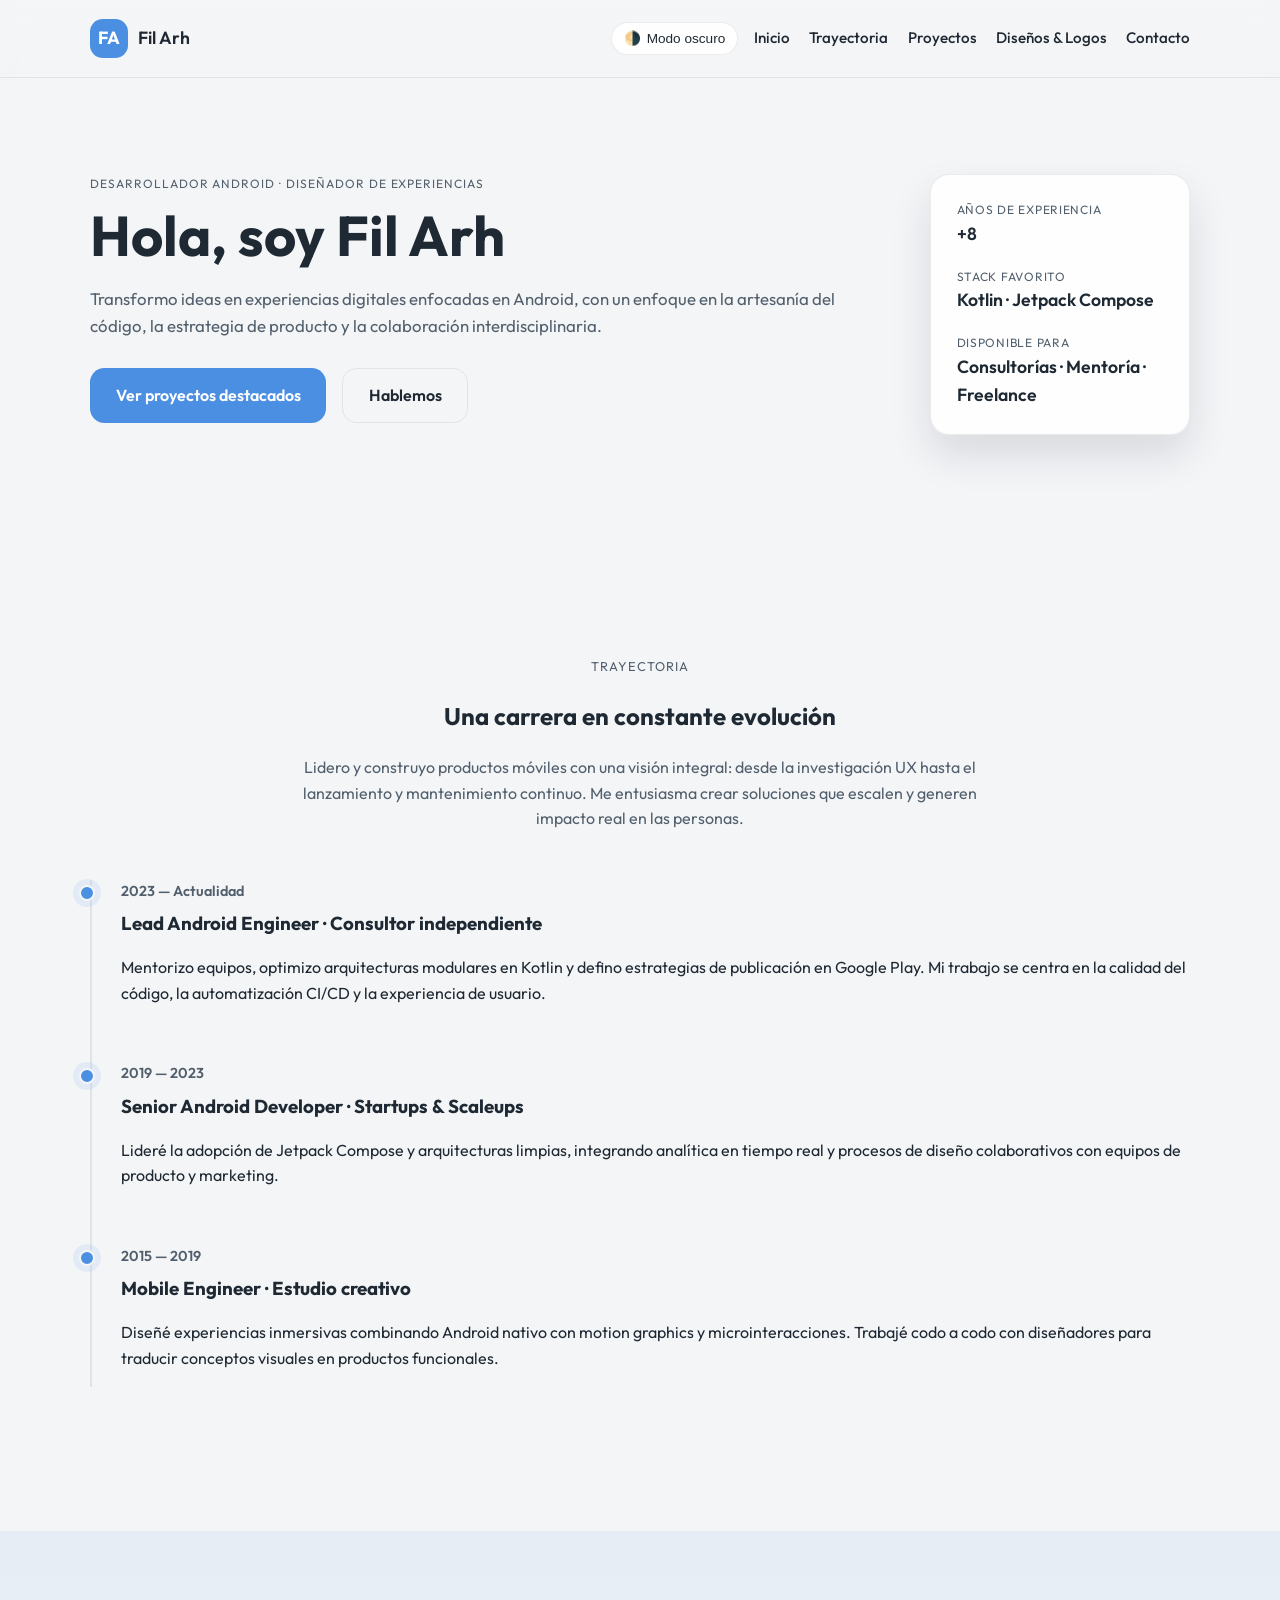
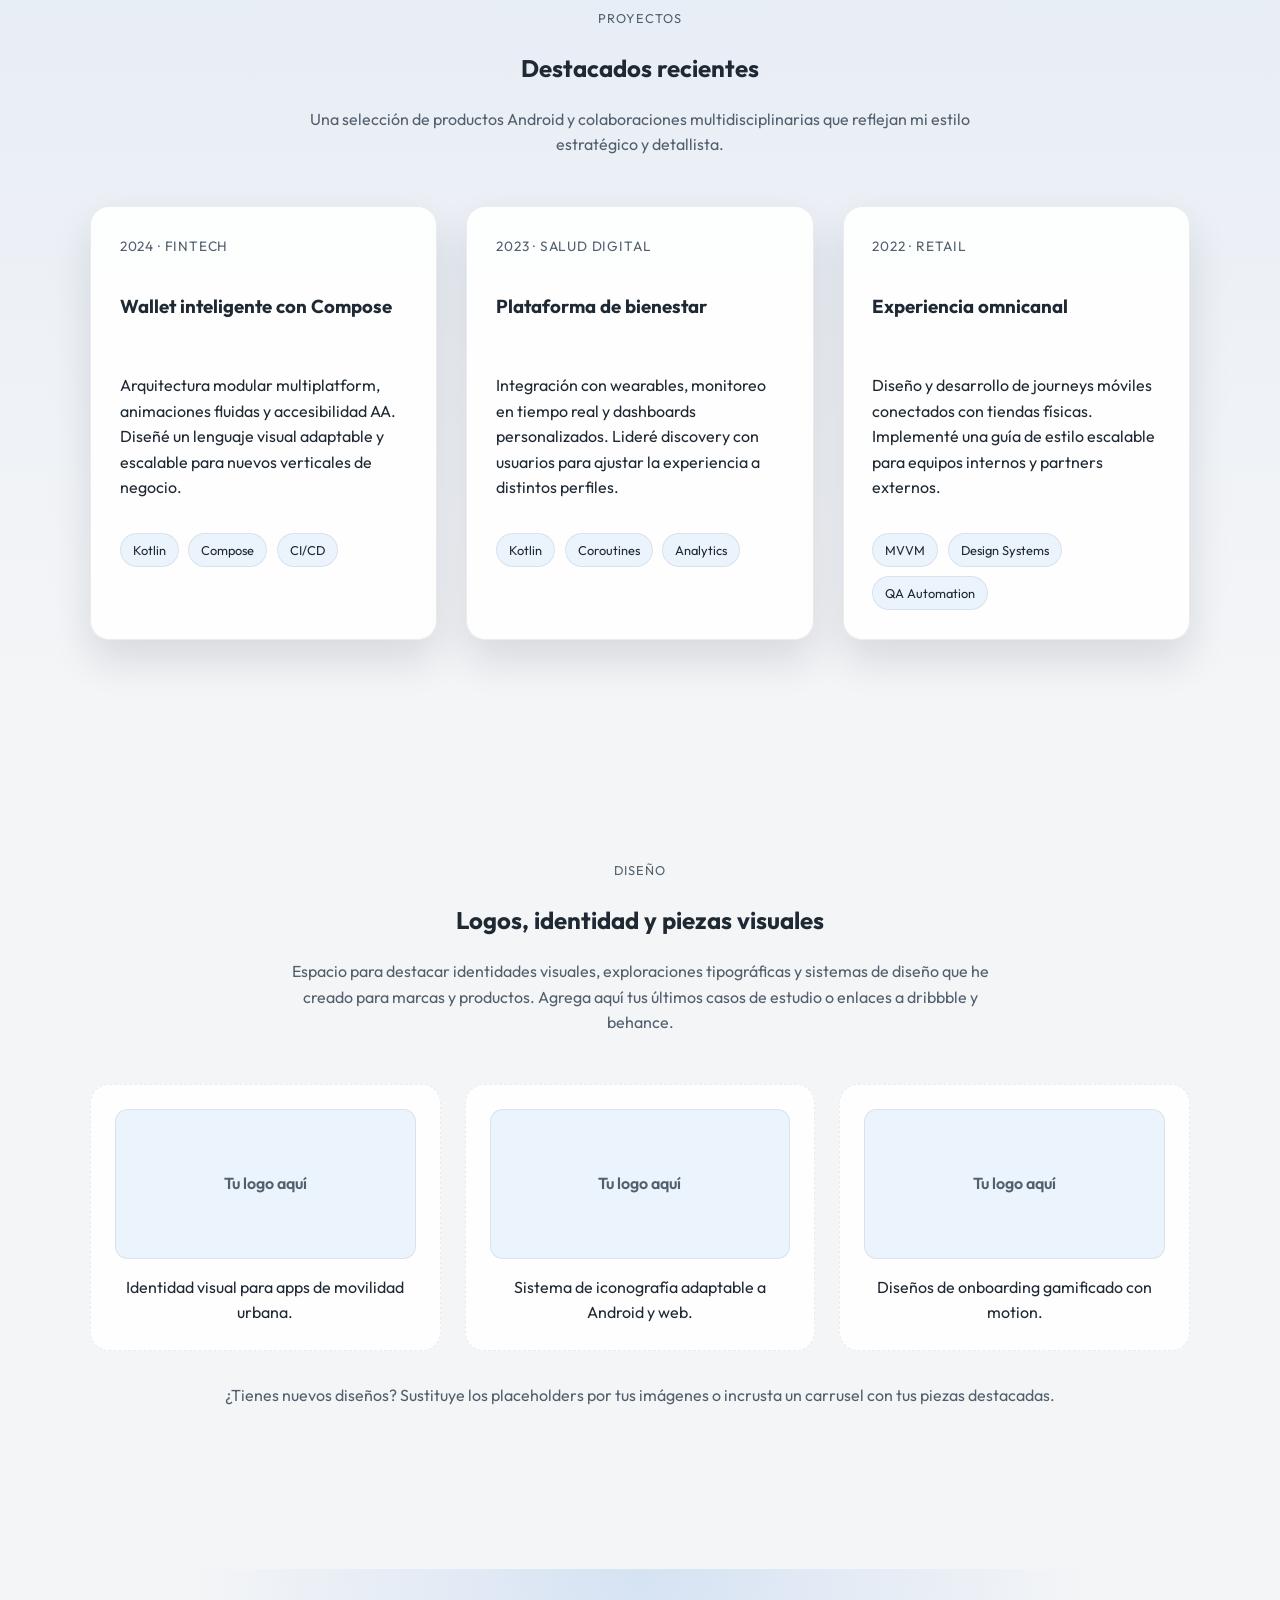
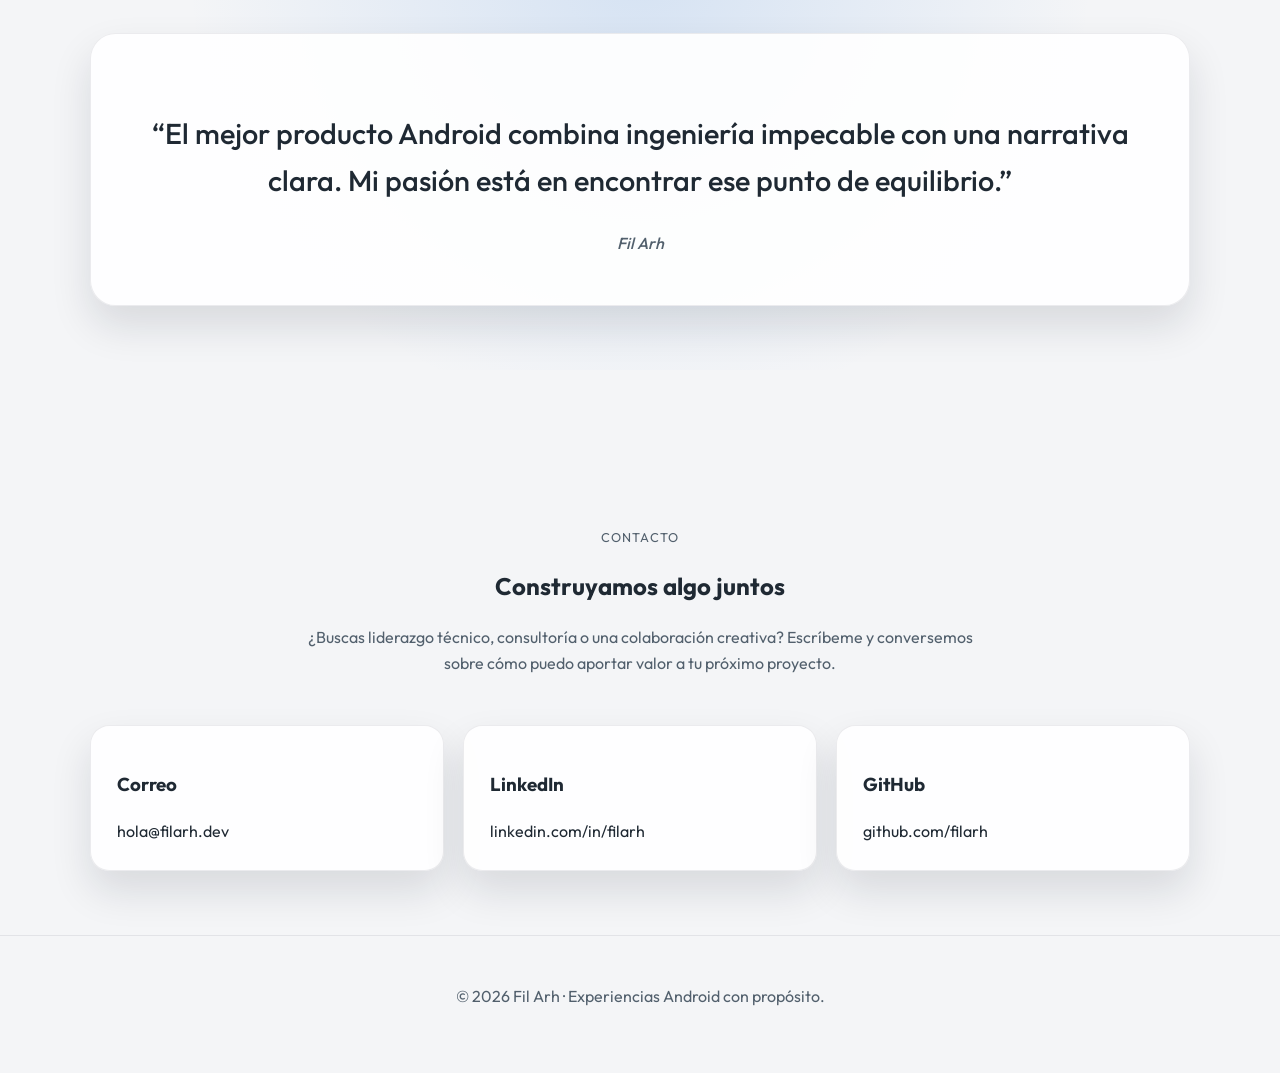
<file: index.html>
<!DOCTYPE html>
<html lang="es">
<head>
    <meta charset="UTF-8">
    <meta name="viewport" content="width=device-width, initial-scale=1.0">
    <title>Portafolio de Fil Arh</title>
    <meta name="description" content="Portafolio profesional con trayectoria, proyectos y pasión por Android de Fil Arh.">
    <link rel="preconnect" href="https://fonts.googleapis.com">
    <link rel="preconnect" href="https://fonts.gstatic.com" crossorigin>
    <link href="https://fonts.googleapis.com/css2?family=Outfit:wght@300;400;500;600;700&display=swap" rel="stylesheet">
    <link rel="stylesheet" href="styles.css">
</head>
<body>
    <header class="site-header" role="banner">
        <div class="wrapper">
            <a class="logo" href="#inicio" aria-label="Ir al inicio">
                <span class="logo__mark">FA</span>
                <span class="logo__text">Fil Arh</span>
            </a>
            <nav aria-label="Principal" class="site-nav">
                <button id="theme-toggle" class="theme-toggle" type="button" aria-live="polite" aria-label="Cambiar tema">
                    <span class="theme-toggle__icon" aria-hidden="true">🌗</span>
                    <span class="theme-toggle__label">Modo oscuro</span>
                </button>
                <ul>
                    <li><a href="#inicio">Inicio</a></li>
                    <li><a href="#trayectoria">Trayectoria</a></li>
                    <li><a href="#proyectos">Proyectos</a></li>
                    <li><a href="#disenos">Diseños &amp; Logos</a></li>
                    <li><a href="#contacto">Contacto</a></li>
                </ul>
            </nav>
        </div>
    </header>

    <main>
        <section id="inicio" class="hero" aria-labelledby="presentacion">
            <div class="wrapper hero__content">
                <div>
                    <p class="hero__eyebrow">Desarrollador Android · Diseñador de Experiencias</p>
                    <h1 id="presentacion">Hola, soy Fil Arh</h1>
                    <p class="hero__text">
                        Transformo ideas en experiencias digitales enfocadas en Android, con un enfoque en la artesanía del código,
                        la estrategia de producto y la colaboración interdisciplinaria.
                    </p>
                    <div class="hero__cta">
                        <a class="btn" href="#proyectos">Ver proyectos destacados</a>
                        <a class="btn btn--ghost" href="#contacto">Hablemos</a>
                    </div>
                </div>
                <aside class="hero__aside" aria-label="Resumen profesional">
                    <ul>
                        <li>
                            <span class="hero__aside-label">Años de experiencia</span>
                            <span class="hero__aside-value">+8</span>
                        </li>
                        <li>
                            <span class="hero__aside-label">Stack favorito</span>
                            <span class="hero__aside-value">Kotlin · Jetpack Compose</span>
                        </li>
                        <li>
                            <span class="hero__aside-label">Disponible para</span>
                            <span class="hero__aside-value">Consultorías · Mentoría · Freelance</span>
                        </li>
                    </ul>
                </aside>
            </div>
        </section>

        <section id="trayectoria" class="section" aria-labelledby="trayectoria-titulo">
            <div class="wrapper">
                <header class="section__header">
                    <p class="section__eyebrow">Trayectoria</p>
                    <h2 id="trayectoria-titulo">Una carrera en constante evolución</h2>
                    <p class="section__intro">
                        Lidero y construyo productos móviles con una visión integral: desde la investigación UX hasta el lanzamiento y
                        mantenimiento continuo. Me entusiasma crear soluciones que escalen y generen impacto real en las personas.
                    </p>
                </header>
                <ol class="timeline" aria-label="Hitos profesionales">
                    <li class="timeline__item">
                        <div class="timeline__year">2023 — Actualidad</div>
                        <div class="timeline__content">
                            <h3>Lead Android Engineer · Consultor independiente</h3>
                            <p>
                                Mentorizo equipos, optimizo arquitecturas modulares en Kotlin y defino estrategias de publicación en
                                Google Play. Mi trabajo se centra en la calidad del código, la automatización CI/CD y la experiencia de usuario.
                            </p>
                        </div>
                    </li>
                    <li class="timeline__item">
                        <div class="timeline__year">2019 — 2023</div>
                        <div class="timeline__content">
                            <h3>Senior Android Developer · Startups &amp; Scaleups</h3>
                            <p>
                                Lideré la adopción de Jetpack Compose y arquitecturas limpias, integrando analítica en tiempo real y
                                procesos de diseño colaborativos con equipos de producto y marketing.
                            </p>
                        </div>
                    </li>
                    <li class="timeline__item">
                        <div class="timeline__year">2015 — 2019</div>
                        <div class="timeline__content">
                            <h3>Mobile Engineer · Estudio creativo</h3>
                            <p>
                                Diseñé experiencias inmersivas combinando Android nativo con motion graphics y microinteracciones. Trabajé
                                codo a codo con diseñadores para traducir conceptos visuales en productos funcionales.
                            </p>
                        </div>
                    </li>
                </ol>
            </div>
        </section>

        <section id="proyectos" class="section section--alt" aria-labelledby="proyectos-titulo">
            <div class="wrapper">
                <header class="section__header">
                    <p class="section__eyebrow">Proyectos</p>
                    <h2 id="proyectos-titulo">Destacados recientes</h2>
                    <p class="section__intro">
                        Una selección de productos Android y colaboraciones multidisciplinarias que reflejan mi estilo estratégico y detallista.
                    </p>
                </header>
                <div class="projects-grid" role="list">
                    <article class="project-card" role="listitem">
                        <div class="project-card__meta">2024 · Fintech</div>
                        <h3>Wallet inteligente con Compose</h3>
                        <p>
                            Arquitectura modular multiplatform, animaciones fluidas y accesibilidad AA. Diseñé un lenguaje visual adaptable
                            y escalable para nuevos verticales de negocio.
                        </p>
                        <ul class="project-card__tags">
                            <li>Kotlin</li>
                            <li>Compose</li>
                            <li>CI/CD</li>
                        </ul>
                    </article>
                    <article class="project-card" role="listitem">
                        <div class="project-card__meta">2023 · Salud digital</div>
                        <h3>Plataforma de bienestar</h3>
                        <p>
                            Integración con wearables, monitoreo en tiempo real y dashboards personalizados. Lideré discovery con usuarios
                            para ajustar la experiencia a distintos perfiles.
                        </p>
                        <ul class="project-card__tags">
                            <li>Kotlin</li>
                            <li>Coroutines</li>
                            <li>Analytics</li>
                        </ul>
                    </article>
                    <article class="project-card" role="listitem">
                        <div class="project-card__meta">2022 · Retail</div>
                        <h3>Experiencia omnicanal</h3>
                        <p>
                            Diseño y desarrollo de journeys móviles conectados con tiendas físicas. Implementé una guía de estilo escalable
                            para equipos internos y partners externos.
                        </p>
                        <ul class="project-card__tags">
                            <li>MVVM</li>
                            <li>Design Systems</li>
                            <li>QA Automation</li>
                        </ul>
                    </article>
                </div>
            </div>
        </section>

        <section id="disenos" class="section" aria-labelledby="disenos-titulo">
            <div class="wrapper">
                <header class="section__header">
                    <p class="section__eyebrow">Diseño</p>
                    <h2 id="disenos-titulo">Logos, identidad y piezas visuales</h2>
                    <p class="section__intro">
                        Espacio para destacar identidades visuales, exploraciones tipográficas y sistemas de diseño que he creado para marcas
                        y productos. Agrega aquí tus últimos casos de estudio o enlaces a dribbble y behance.
                    </p>
                </header>
                <div class="design-gallery" role="list">
                    <figure class="design-card" role="listitem">
                        <div class="design-card__placeholder" aria-hidden="true">Tu logo aquí</div>
                        <figcaption>Identidad visual para apps de movilidad urbana.</figcaption>
                    </figure>
                    <figure class="design-card" role="listitem">
                        <div class="design-card__placeholder" aria-hidden="true">Tu logo aquí</div>
                        <figcaption>Sistema de iconografía adaptable a Android y web.</figcaption>
                    </figure>
                    <figure class="design-card" role="listitem">
                        <div class="design-card__placeholder" aria-hidden="true">Tu logo aquí</div>
                        <figcaption>Diseños de onboarding gamificado con motion.</figcaption>
                    </figure>
                </div>
                <p class="design-gallery__note">
                    ¿Tienes nuevos diseños? Sustituye los placeholders por tus imágenes o incrusta un carrusel con tus piezas destacadas.
                </p>
            </div>
        </section>

        <section class="section section--quote" aria-labelledby="manifiesto-titulo">
            <div class="wrapper">
                <blockquote>
                    <p id="manifiesto-titulo">
                        “El mejor producto Android combina ingeniería impecable con una narrativa clara. Mi pasión está en encontrar ese punto de equilibrio.”
                    </p>
                    <cite>Fil Arh</cite>
                </blockquote>
            </div>
        </section>

        <section id="contacto" class="section" aria-labelledby="contacto-titulo">
            <div class="wrapper">
                <header class="section__header">
                    <p class="section__eyebrow">Contacto</p>
                    <h2 id="contacto-titulo">Construyamos algo juntos</h2>
                    <p class="section__intro">
                        ¿Buscas liderazgo técnico, consultoría o una colaboración creativa? Escríbeme y conversemos sobre cómo puedo aportar valor a tu próximo proyecto.
                    </p>
                </header>
                <div class="contact-grid">
                    <div class="contact-card">
                        <h3>Correo</h3>
                        <a href="mailto:hola@filarh.dev">hola@filarh.dev</a>
                    </div>
                    <div class="contact-card">
                        <h3>LinkedIn</h3>
                        <a href="https://www.linkedin.com/in/filarh" target="_blank" rel="noreferrer noopener">linkedin.com/in/filarh</a>
                    </div>
                    <div class="contact-card">
                        <h3>GitHub</h3>
                        <a href="https://github.com/filarh" target="_blank" rel="noreferrer noopener">github.com/filarh</a>
                    </div>
                </div>
            </div>
        </section>
    </main>

    <footer class="site-footer" role="contentinfo">
        <div class="wrapper">
            <p>© <span id="current-year"></span> Fil Arh · Experiencias Android con propósito.</p>
        </div>
    </footer>

    <script src="script.js" type="module"></script>
</body>
</html>
</file>
<file: styles.css>
:root {
    --font-base: 'Outfit', system-ui, -apple-system, BlinkMacSystemFont, 'Segoe UI', sans-serif;
    --color-bg: #f4f5f7;
    --color-surface: rgba(255, 255, 255, 0.9);
    --color-text: #1f2933;
    --color-muted: #52606d;
    --color-accent: #4b8fe2;
    --color-accent-soft: rgba(75, 143, 226, 0.1);
    --color-border: rgba(15, 23, 42, 0.08);
    --shadow-elevated: 0 20px 40px rgba(15, 23, 42, 0.12);
}

[data-theme="dark"] {
    --color-bg: #0f172a;
    --color-surface: rgba(15, 23, 42, 0.9);
    --color-text: #e2e8f0;
    --color-muted: #94a3b8;
    --color-accent: #7aa9ff;
    --color-accent-soft: rgba(122, 169, 255, 0.08);
    --color-border: rgba(148, 163, 184, 0.12);
    --shadow-elevated: 0 24px 50px rgba(8, 47, 73, 0.4);
}

*, *::before, *::after {
    box-sizing: border-box;
}

html {
    scroll-behavior: smooth;
}

body {
    margin: 0;
    font-family: var(--font-base);
    color: var(--color-text);
    background-color: var(--color-bg);
    line-height: 1.6;
}

a {
    color: inherit;
    text-decoration: none;
}

a:hover, a:focus {
    text-decoration: underline;
}

.wrapper {
    width: min(1100px, 92vw);
    margin: 0 auto;
}

.site-header {
    position: sticky;
    top: 0;
    z-index: 10;
    background: linear-gradient(to bottom, var(--color-bg), rgba(255, 255, 255, 0));
    backdrop-filter: blur(12px);
    border-bottom: 1px solid var(--color-border);
}

.site-header .wrapper {
    display: flex;
    align-items: center;
    justify-content: space-between;
    padding: 1.2rem 0;
    gap: 1.5rem;
}

.logo {
    display: inline-flex;
    align-items: center;
    gap: 0.6rem;
    font-weight: 600;
    font-size: 1.1rem;
}

.logo__mark {
    width: 2.4rem;
    height: 2.4rem;
    display: grid;
    place-items: center;
    border-radius: 0.8rem;
    background: var(--color-accent);
    color: white;
    font-weight: 700;
}

.site-nav {
    display: flex;
    align-items: center;
    gap: 1rem;
}

.site-nav ul {
    display: flex;
    gap: 1.2rem;
    list-style: none;
    padding: 0;
    margin: 0;
    font-size: 0.95rem;
    font-weight: 500;
}

.site-nav a {
    padding: 0.25rem 0;
    border-bottom: 2px solid transparent;
    transition: border-color 0.2s ease;
}

.site-nav a:hover,
.site-nav a:focus {
    border-color: var(--color-accent);
}

.theme-toggle {
    display: inline-flex;
    align-items: center;
    gap: 0.35rem;
    padding: 0.45rem 0.75rem;
    border-radius: 999px;
    border: 1px solid var(--color-border);
    background: var(--color-surface);
    color: var(--color-text);
    cursor: pointer;
    font-size: 0.85rem;
    font-weight: 500;
    transition: transform 0.2s ease, box-shadow 0.2s ease;
}

.theme-toggle:hover,
.theme-toggle:focus {
    transform: translateY(-1px);
    box-shadow: 0 10px 25px rgba(15, 23, 42, 0.12);
}

main {
    display: flex;
    flex-direction: column;
    gap: 5rem;
}

.hero {
    padding: 6rem 0 4rem;
}

.hero__content {
    display: grid;
    grid-template-columns: minmax(0, 1fr) minmax(0, 260px);
    gap: 2.5rem;
    align-items: start;
}

.hero__eyebrow {
    text-transform: uppercase;
    letter-spacing: 0.08em;
    font-size: 0.75rem;
    color: var(--color-muted);
    margin: 0 0 0.75rem;
}

.hero h1 {
    margin: 0;
    font-size: clamp(2.5rem, 5vw, 3.5rem);
    line-height: 1.1;
}

.hero__text {
    margin: 1.2rem 0 1.8rem;
    font-size: 1.05rem;
    color: var(--color-muted);
}

.hero__cta {
    display: flex;
    flex-wrap: wrap;
    gap: 1rem;
}

.btn {
    display: inline-flex;
    align-items: center;
    justify-content: center;
    padding: 0.85rem 1.6rem;
    border-radius: 0.9rem;
    border: none;
    font-weight: 600;
    background: var(--color-accent);
    color: white;
    transition: transform 0.2s ease, box-shadow 0.2s ease;
}

.btn:hover,
.btn:focus {
    transform: translateY(-2px);
    box-shadow: 0 20px 30px rgba(75, 143, 226, 0.24);
    text-decoration: none;
}

.btn--ghost {
    background: transparent;
    color: var(--color-text);
    border: 1px solid var(--color-border);
}

.btn--ghost:hover,
.btn--ghost:focus {
    box-shadow: none;
    border-color: var(--color-accent);
}

.hero__aside {
    padding: 1.6rem;
    border-radius: 1.2rem;
    border: 1px solid var(--color-border);
    background: var(--color-surface);
    backdrop-filter: blur(16px);
    box-shadow: var(--shadow-elevated);
}

.hero__aside ul {
    margin: 0;
    padding: 0;
    list-style: none;
    display: grid;
    gap: 1.2rem;
}

.hero__aside-label {
    display: block;
    font-size: 0.75rem;
    text-transform: uppercase;
    letter-spacing: 0.06em;
    color: var(--color-muted);
}

.hero__aside-value {
    font-size: 1.1rem;
    font-weight: 600;
}

.section {
    padding: 4rem 0;
}

.section--alt {
    background: linear-gradient(to bottom, rgba(75, 143, 226, 0.08), rgba(75, 143, 226, 0));
}

.section__header {
    text-align: center;
    margin-bottom: 3rem;
}

.section__eyebrow {
    text-transform: uppercase;
    letter-spacing: 0.08em;
    font-size: 0.8rem;
    color: var(--color-muted);
    margin-bottom: 0.75rem;
}

.section__intro {
    width: min(700px, 100%);
    margin: 0.5rem auto 0;
    color: var(--color-muted);
}

.timeline {
    list-style: none;
    margin: 0;
    padding: 0;
    border-left: 2px solid var(--color-border);
    display: grid;
    gap: 2.5rem;
}

.timeline__item {
    position: relative;
    padding-left: 1.8rem;
}

.timeline__item::before {
    content: '';
    position: absolute;
    left: -0.8rem;
    top: 0.35rem;
    width: 1rem;
    height: 1rem;
    border-radius: 999px;
    border: 2px solid var(--color-bg);
    background: var(--color-accent);
    box-shadow: 0 0 0 6px var(--color-accent-soft);
}

.timeline__year {
    font-size: 0.9rem;
    font-weight: 600;
    color: var(--color-muted);
    margin-bottom: 0.4rem;
}

.timeline__content h3 {
    margin: 0 0 0.6rem;
}

.projects-grid {
    display: grid;
    gap: 1.8rem;
    grid-template-columns: repeat(auto-fit, minmax(250px, 1fr));
}

.project-card {
    padding: 1.8rem;
    border-radius: 1.2rem;
    border: 1px solid var(--color-border);
    background: var(--color-surface);
    box-shadow: var(--shadow-elevated);
    display: flex;
    flex-direction: column;
    gap: 1rem;
}

.project-card__meta {
    font-size: 0.85rem;
    text-transform: uppercase;
    letter-spacing: 0.06em;
    color: var(--color-muted);
}

.project-card__tags {
    display: flex;
    flex-wrap: wrap;
    gap: 0.6rem;
    list-style: none;
    padding: 0;
    margin: 0;
}

.project-card__tags li {
    padding: 0.35rem 0.75rem;
    border-radius: 999px;
    border: 1px solid var(--color-border);
    font-size: 0.8rem;
    background: var(--color-accent-soft);
}

.design-gallery {
    display: grid;
    gap: 1.5rem;
    grid-template-columns: repeat(auto-fit, minmax(220px, 1fr));
}

.design-card {
    margin: 0;
    padding: 1.5rem;
    border-radius: 1.2rem;
    border: 1px dashed var(--color-border);
    background: var(--color-surface);
    text-align: center;
    display: grid;
    gap: 1rem;
}

.design-card__placeholder {
    display: grid;
    place-items: center;
    border-radius: 0.8rem;
    border: 1px solid var(--color-border);
    background: var(--color-accent-soft);
    color: var(--color-muted);
    min-height: 150px;
    font-weight: 600;
}

.design-gallery__note {
    text-align: center;
    margin-top: 2rem;
    color: var(--color-muted);
}

.section--quote {
    background: radial-gradient(circle at top, rgba(75, 143, 226, 0.18), transparent 60%);
    color: var(--color-text);
}

.section--quote blockquote {
    margin: 0;
    padding: 3rem;
    border-radius: 1.6rem;
    border: 1px solid var(--color-border);
    background: var(--color-surface);
    box-shadow: var(--shadow-elevated);
    font-size: clamp(1.4rem, 3vw, 1.8rem);
    font-weight: 500;
    text-align: center;
}

.section--quote cite {
    display: block;
    margin-top: 1.2rem;
    font-size: 1rem;
    color: var(--color-muted);
}

.contact-grid {
    display: grid;
    gap: 1.2rem;
    grid-template-columns: repeat(auto-fit, minmax(200px, 1fr));
}

.contact-card {
    padding: 1.6rem;
    border-radius: 1.2rem;
    border: 1px solid var(--color-border);
    background: var(--color-surface);
    box-shadow: var(--shadow-elevated);
}

.site-footer {
    padding: 2rem 0 3rem;
    border-top: 1px solid var(--color-border);
    text-align: center;
    color: var(--color-muted);
}

@media (max-width: 900px) {
    .site-nav ul {
        display: none;
    }

    .hero__content {
        grid-template-columns: 1fr;
    }

    .hero__aside {
        order: -1;
    }
}

@media (max-width: 600px) {
    .site-header .wrapper {
        flex-direction: column;
        align-items: flex-start;
    }

    .hero {
        padding: 4.5rem 0 3rem;
    }

    .section {
        padding: 3rem 0;
    }

    .section__intro {
        font-size: 0.95rem;
    }
}
</file>
